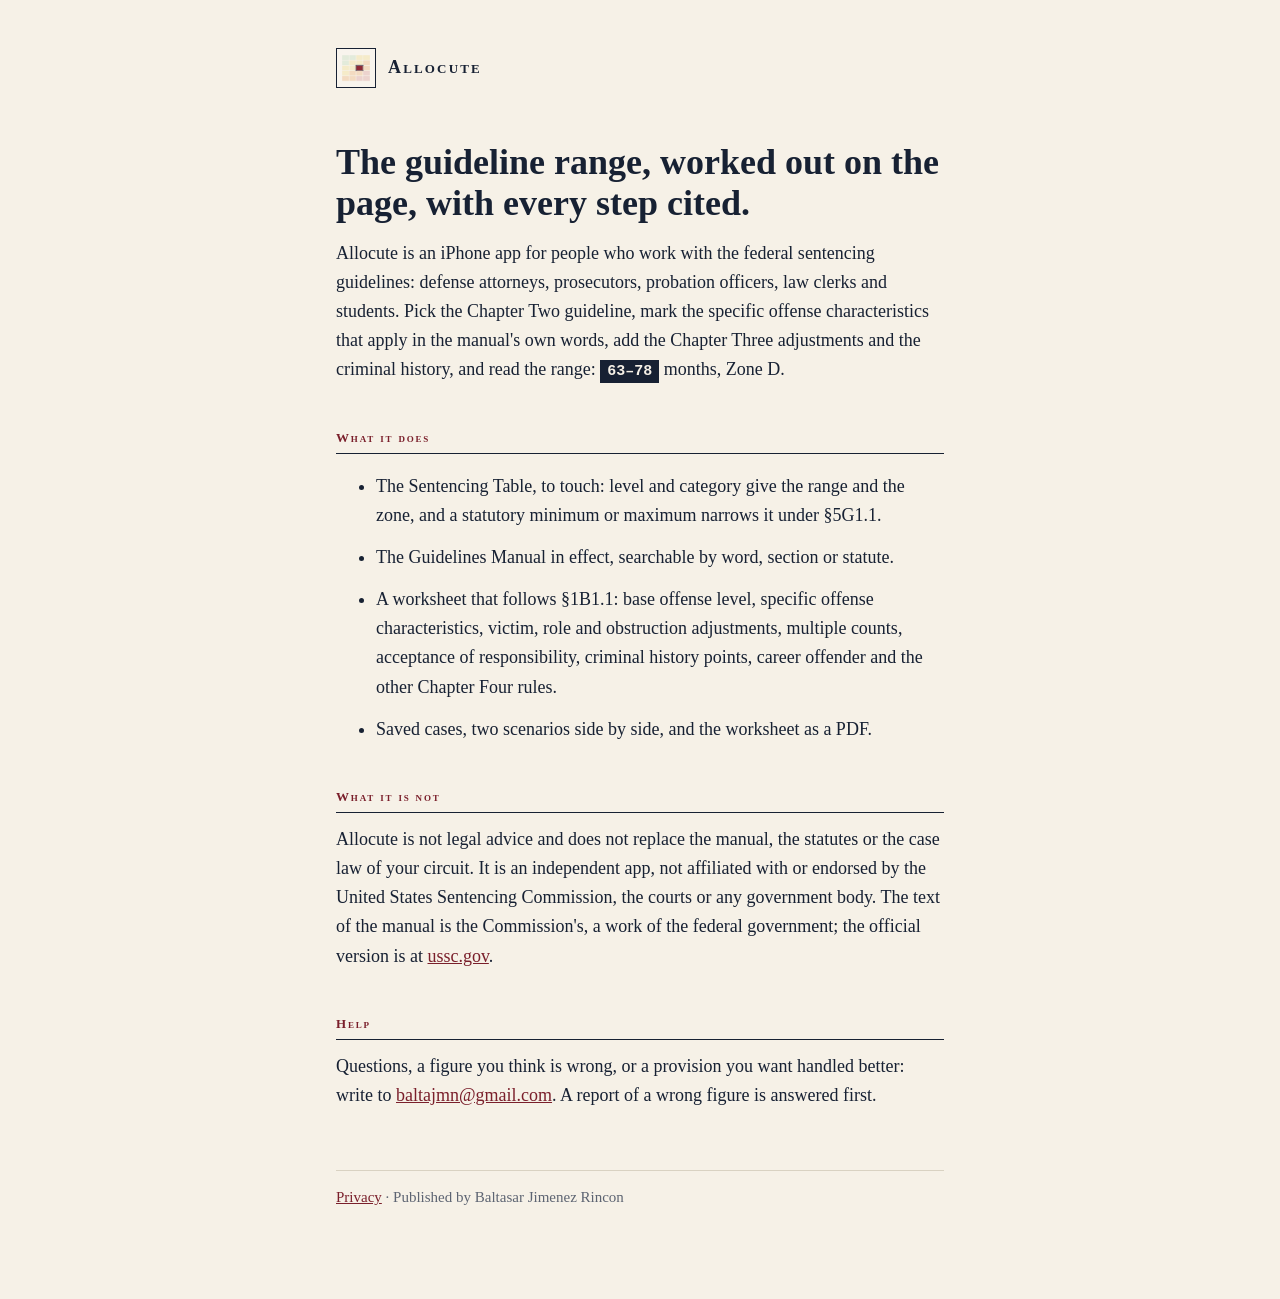
<file: index.html>
<!doctype html>
<html lang="en">
<meta charset="utf-8">
<meta name="viewport" content="width=device-width, initial-scale=1">
<title>Allocute: federal sentencing guidelines calculator for iPhone</title>
<meta name="description" content="Work out a federal guideline range on the iPhone: offense level, criminal history, Sentencing Table and zone, each step with its citation to the Guidelines Manual.">
<link rel="stylesheet" href="/assets/site.css">
<main>
  <a class="name" href="/"><img src="/assets/icon-180.png" alt="">Allocute</a>
  <h1>The guideline range, worked out on the page, with every step cited.</h1>
  <p>Allocute is an iPhone app for people who work with the federal sentencing guidelines: defense attorneys, prosecutors, probation officers, law clerks and students. Pick the Chapter Two guideline, mark the specific offense characteristics that apply in the manual's own words, add the Chapter Three adjustments and the criminal history, and read the range: <span class="cell">63–78</span> months, Zone D.</p>
  <h2>What it does</h2>
  <ul>
    <li>The Sentencing Table, to touch: level and category give the range and the zone, and a statutory minimum or maximum narrows it under §5G1.1.</li>
    <li>The Guidelines Manual in effect, searchable by word, section or statute.</li>
    <li>A worksheet that follows §1B1.1: base offense level, specific offense characteristics, victim, role and obstruction adjustments, multiple counts, acceptance of responsibility, criminal history points, career offender and the other Chapter Four rules.</li>
    <li>Saved cases, two scenarios side by side, and the worksheet as a PDF.</li>
  </ul>
  <h2>What it is not</h2>
  <p>Allocute is not legal advice and does not replace the manual, the statutes or the case law of your circuit. It is an independent app, not affiliated with or endorsed by the United States Sentencing Commission, the courts or any government body. The text of the manual is the Commission's, a work of the federal government; the official version is at <a href="https://www.ussc.gov/guidelines">ussc.gov</a>.</p>
  <h2>Help</h2>
  <p>Questions, a figure you think is wrong, or a provision you want handled better: write to <a href="mailto:baltajmn@gmail.com?subject=Allocute">baltajmn@gmail.com</a>. A report of a wrong figure is answered first.</p>
  <footer><a href="/privacy/">Privacy</a> · Published by Baltasar Jimenez Rincon</footer>
</main>
</html>
</file>
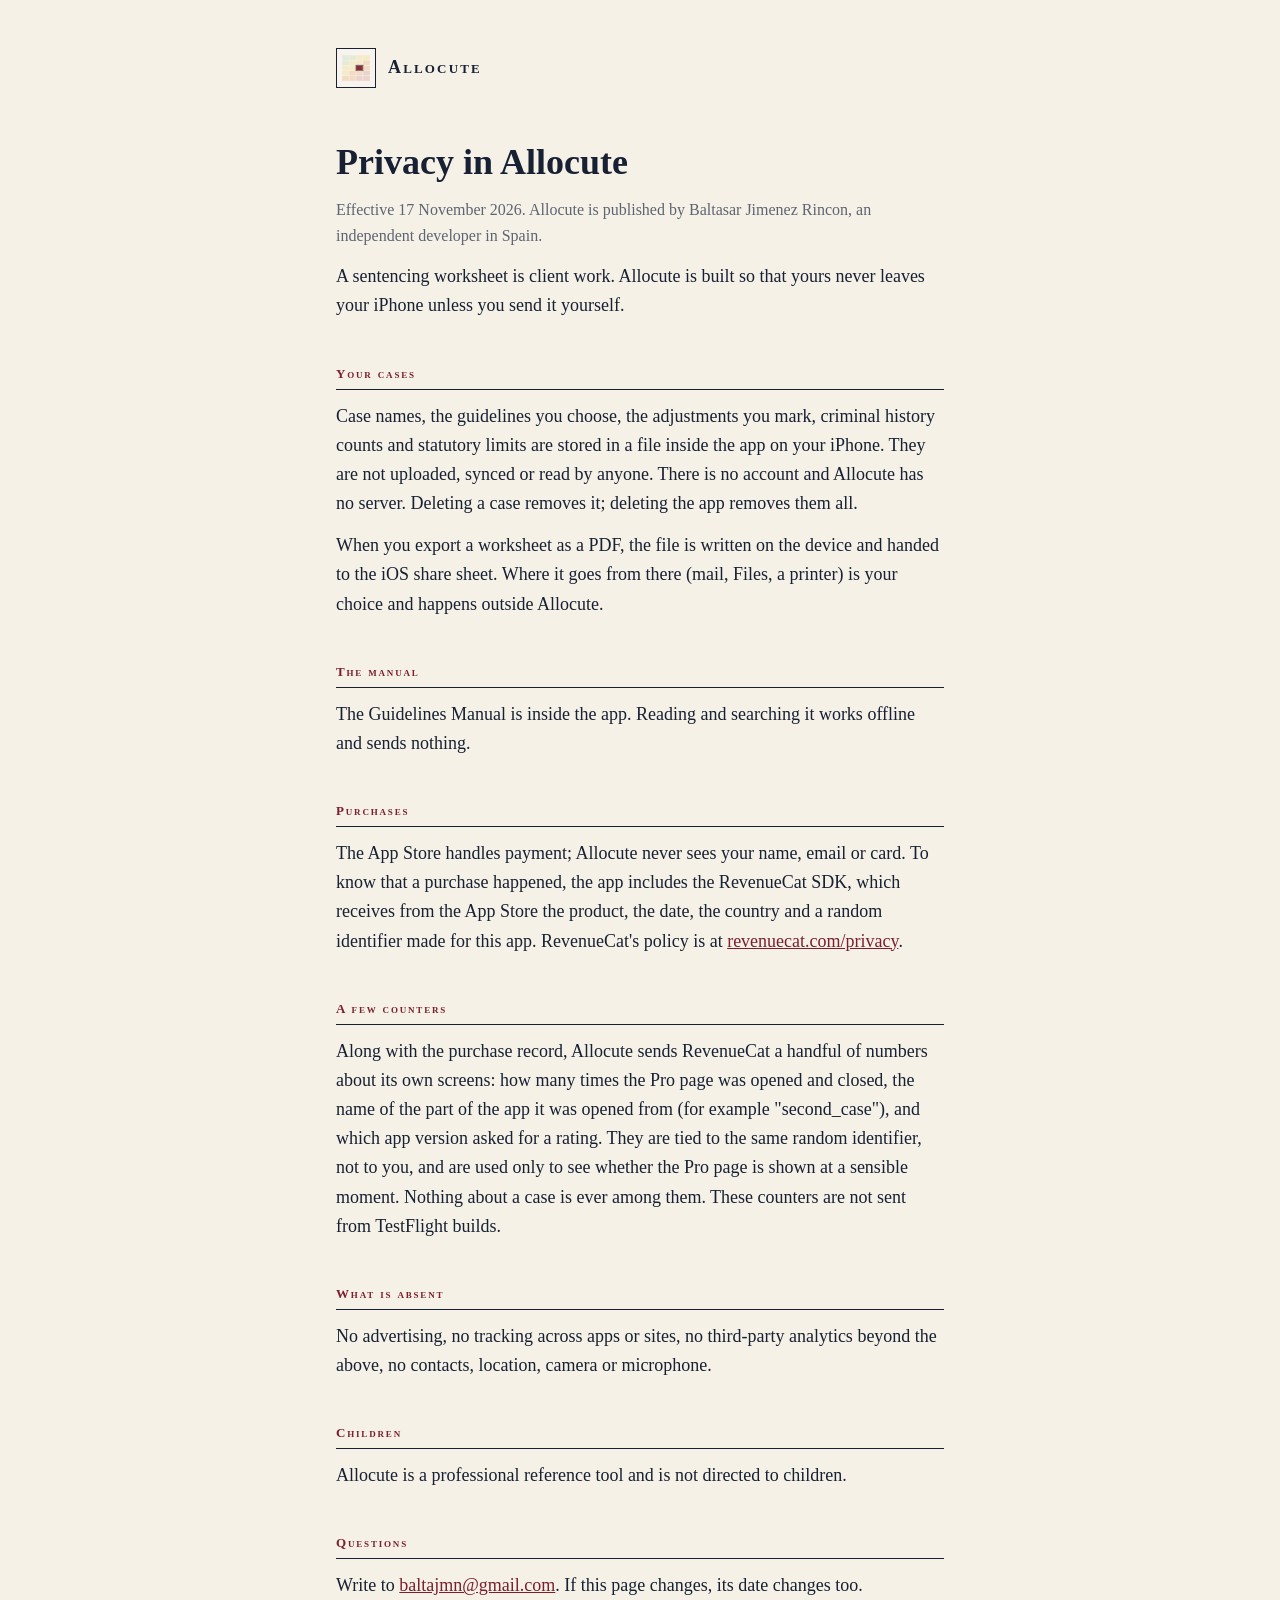
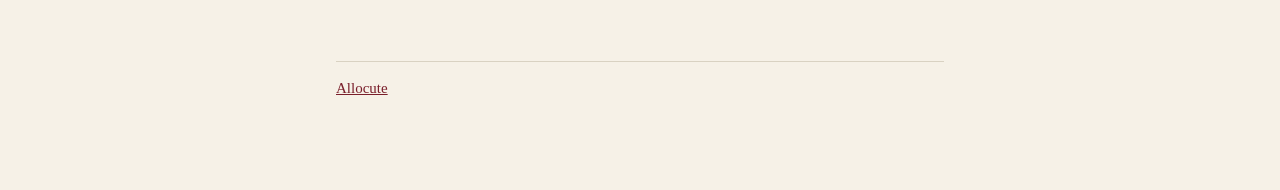
<file: privacy/index.html>
<!doctype html>
<html lang="en">
<meta charset="utf-8">
<meta name="viewport" content="width=device-width, initial-scale=1">
<title>Privacy in Allocute</title>
<link rel="stylesheet" href="/assets/site.css">
<main>
  <a class="name" href="/"><img src="/assets/icon-180.png" alt="">Allocute</a>
  <h1>Privacy in Allocute</h1>
  <p class="note">Effective 17 November 2026. Allocute is published by Baltasar Jimenez Rincon, an independent developer in Spain.</p>
  <p>A sentencing worksheet is client work. Allocute is built so that yours never leaves your iPhone unless you send it yourself.</p>
  <h2>Your cases</h2>
  <p>Case names, the guidelines you choose, the adjustments you mark, criminal history counts and statutory limits are stored in a file inside the app on your iPhone. They are not uploaded, synced or read by anyone. There is no account and Allocute has no server. Deleting a case removes it; deleting the app removes them all.</p>
  <p>When you export a worksheet as a PDF, the file is written on the device and handed to the iOS share sheet. Where it goes from there (mail, Files, a printer) is your choice and happens outside Allocute.</p>
  <h2>The manual</h2>
  <p>The Guidelines Manual is inside the app. Reading and searching it works offline and sends nothing.</p>
  <h2>Purchases</h2>
  <p>The App Store handles payment; Allocute never sees your name, email or card. To know that a purchase happened, the app includes the RevenueCat SDK, which receives from the App Store the product, the date, the country and a random identifier made for this app. RevenueCat's policy is at <a href="https://www.revenuecat.com/privacy">revenuecat.com/privacy</a>.</p>
  <h2>A few counters</h2>
  <p>Along with the purchase record, Allocute sends RevenueCat a handful of numbers about its own screens: how many times the Pro page was opened and closed, the name of the part of the app it was opened from (for example "second_case"), and which app version asked for a rating. They are tied to the same random identifier, not to you, and are used only to see whether the Pro page is shown at a sensible moment. Nothing about a case is ever among them. These counters are not sent from TestFlight builds.</p>
  <h2>What is absent</h2>
  <p>No advertising, no tracking across apps or sites, no third-party analytics beyond the above, no contacts, location, camera or microphone.</p>
  <h2>Children</h2>
  <p>Allocute is a professional reference tool and is not directed to children.</p>
  <h2>Questions</h2>
  <p>Write to <a href="mailto:baltajmn@gmail.com?subject=Allocute%20privacy">baltajmn@gmail.com</a>. If this page changes, its date changes too.</p>
  <footer><a href="/">Allocute</a></footer>
</main>
</html>
</file>
<file: assets/site.css>
:root { --paper: #f6f1e7; --ink: #172133; --faint: #5d6472; --ox: #7a1f2b; --rule: #d9d2c2; }
* { box-sizing: border-box; }
body { margin: 0; background: var(--paper); color: var(--ink); font: 18px/1.62 "New York", "Iowan Old Style", Georgia, serif; }
main { max-width: 660px; margin: 0 auto; padding: 48px 26px 90px; }
.name { display: flex; align-items: center; gap: 12px; color: var(--ink); text-decoration: none; font-variant: small-caps; letter-spacing: .12em; font-weight: 700; }
.name img { width: 40px; height: 40px; border: 1px solid var(--ink); }
h1 { font-size: 36px; line-height: 1.15; margin: 54px 0 14px; }
h2 { font-size: 13px; font-variant: small-caps; letter-spacing: .14em; color: var(--ox); border-bottom: 1px solid var(--ink); padding-bottom: 5px; margin: 42px 0 12px; }
p, li { margin: 0 0 13px; }
.note { color: var(--faint); font-size: 16px; }
.cell { font: 600 15px/1 ui-monospace, Menlo, monospace; background: var(--ink); color: var(--paper); padding: 3px 7px; }
a { color: var(--ox); }
footer { margin-top: 60px; padding-top: 14px; border-top: 1px solid var(--rule); color: var(--faint); font-size: 15px; }
</file>
